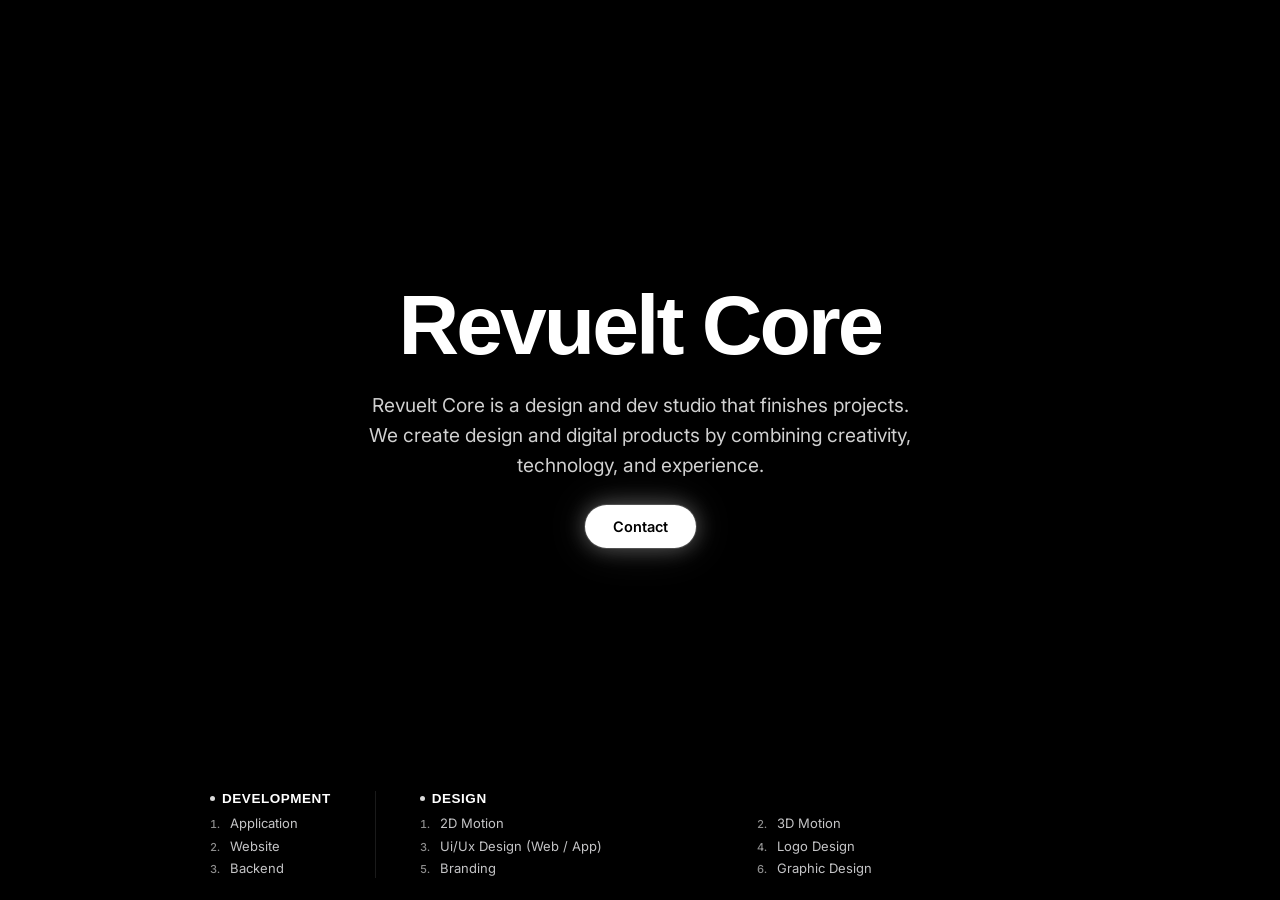
<file: index.html>
<!doctype html>
<html lang="en">
  <head>
    <meta charset="UTF-8" />
    <meta name="viewport" content="width=device-width, initial-scale=1.0" />
    <title>Revuelt Core</title>
    <meta
      name="description"
      content="Revuelt Core is a design and dev studio that finishes projects. We create design and digital products by combining creativity, technology, and experience."
    />
    <meta property="og:title" content="Revuelt Core" />
    <meta
      property="og:description"
      content="Revuelt Core is a design and dev studio that finishes projects. We create design and digital products by combining creativity, technology, and experience."
    />
    <meta property="og:type" content="website" />
    <meta name="twitter:card" content="summary_large_image" />

    <!-- Google Fonts: Inter -->
    <link rel="preconnect" href="https://fonts.googleapis.com" />
    <link rel="preconnect" href="https://fonts.gstatic.com" crossorigin />
    <link
      href="https://fonts.googleapis.com/css2?family=Inter:wght@400;500;600&display=swap"
      rel="stylesheet"
    />

    <!-- OnlineWebFonts: BubbledotICG-FinePos (Retro dot-matrix display font) -->
    <link
      href="https://db.onlinewebfonts.com/c/8cb707a9b8a73f8a7403336b861c3074?family=BubbledotICG-FinePos"
      rel="stylesheet"
    />

    <!-- Font Awesome 6.5.2 -->
    <link
      rel="stylesheet"
      href="https://cdnjs.cloudflare.com/ajax/libs/font-awesome/6.5.2/css/all.min.css"
      integrity="sha512-SnH5WK+bZxgPHs44uWIX+LLJAJ9/2PkPKZ5QiAj6Ta86w+fsb2TkcmfRyVX3pBnMFcV7oQPJkl9QevSCWr3W6A=="
      crossorigin="anonymous"
      referrerpolicy="no-referrer"
    />

    <!-- SF Pro Display Font -->
    <link
      href="https://fonts.cdnfonts.com/css/sf-pro-display"
      rel="stylesheet"
    />

    <!-- Stylesheet -->
    <link rel="stylesheet" href="/styles.css" />
  </head>
  <body>
    <!-- Full-viewport Cover Background Video -->
    <div class="bg">
      <video class="bg-video" autoplay muted loop playsinline>
        <source
          src="https://d8j0ntlcm91z4.cloudfront.net/user_38xzZboKViGWJOttwIXH07lWA1P/hf_20260809_012548_ef22562c-c0ae-4816-ad9d-f8922af4e6a7.mp4"
          type="video/mp4"
        />
      </video>
    </div>

    <!-- Main Viewport Page Container -->
    <div class="page">
      <!-- 1. Hero (Center) -->
      <main class="hero">
        <!-- Headline -->
        <h1 class="headline anim">
          <span class="headline-line">Revuelt Core</span>
        </h1>

        <!-- Subhead -->
        <p class="subhead anim" style="--d: 0.28s;">
          Revuelt Core is a design and dev studio that finishes projects.<br class="subhead-br" />
          We create design and digital products by combining creativity, technology, and experience.
        </p>

        <!-- CTA -->
        <div class="cta-wrapper anim" style="--d: 0.4s;">
          <a
            href="https://t.me/revueltcontact"
            target="_blank"
            rel="noopener noreferrer"
            class="cta-btn"
          >Contact</a>
        </div>
      </main>

      <!-- 3. Capabilities Footer (Development & Design) -->
      <footer class="services-footer anim" style="--d: 0.5s;">
        <!-- Development Column -->
        <div class="service-group">
          <div class="service-header">
            <span class="service-dot"></span>
            <span class="service-title">Development</span>
          </div>
          <ol class="service-list">
            <li><span class="service-index">1.</span><span class="service-name">Application</span></li>
            <li><span class="service-index">2.</span><span class="service-name">Website</span></li>
            <li><span class="service-index">3.</span><span class="service-name">Backend</span></li>
          </ol>
        </div>

        <!-- Divider line -->
        <div class="service-divider" aria-hidden="true"></div>

        <!-- Design Column -->
        <div class="service-group service-group-wide">
          <div class="service-header">
            <span class="service-dot"></span>
            <span class="service-title">Design</span>
          </div>
          <ol class="service-list service-list-cols">
            <li><span class="service-index">1.</span><span class="service-name">2D Motion</span></li>
            <li><span class="service-index">2.</span><span class="service-name">3D Motion</span></li>
            <li><span class="service-index">3.</span><span class="service-name">Ui/Ux Design (Web / App)</span></li>
            <li><span class="service-index">4.</span><span class="service-name">Logo Design</span></li>
            <li><span class="service-index">5.</span><span class="service-name">Branding</span></li>
            <li><span class="service-index">6.</span><span class="service-name">Graphic Design</span></li>
          </ol>
        </div>
      </footer>
    </div>

    <!-- Vanilla JavaScript -->
    <script type="module" src="/main.js"></script>
  </body>
</html>
</file>
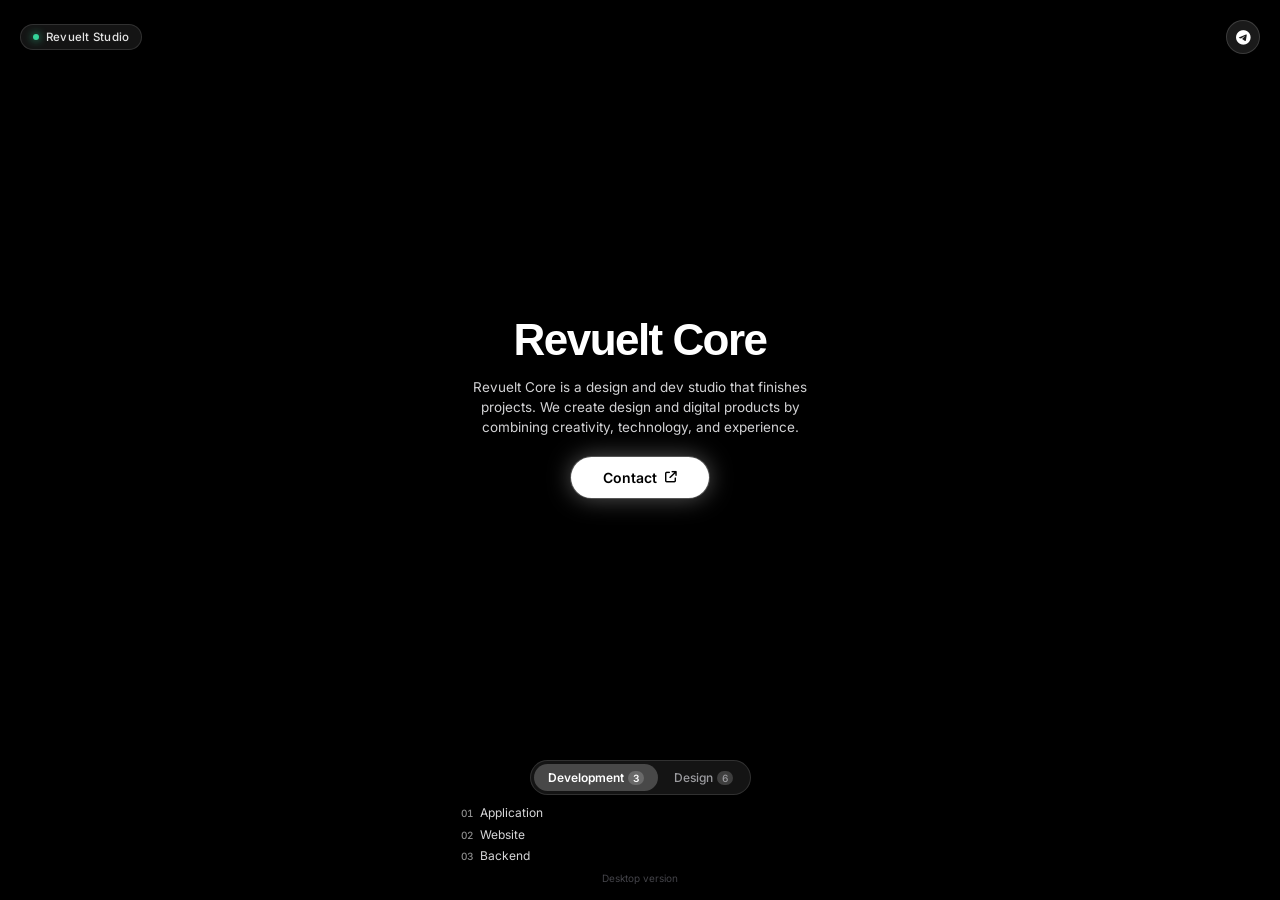
<file: mobile.html>
<!doctype html>
<html lang="en">
  <head>
    <meta charset="UTF-8" />
    <meta
      name="viewport"
      content="width=device-width, initial-scale=1.0, maximum-scale=1.0, user-scalable=no, viewport-fit=cover"
    />
    <title>Revuelt Core</title>
    <meta
      name="description"
      content="Revuelt Core is a design and dev studio that finishes projects. We create design and digital products by combining creativity, technology, and experience."
    />
    <meta property="og:title" content="Revuelt Core" />
    <meta
      property="og:description"
      content="Revuelt Core is a design and dev studio that finishes projects. We create design and digital products by combining creativity, technology, and experience."
    />
    <meta property="og:type" content="website" />
    <meta name="theme-color" content="#000000" />
    <meta name="apple-mobile-web-app-capable" content="yes" />
    <meta name="apple-mobile-web-app-status-bar-style" content="black-translucent" />

    <!-- Google Fonts: Inter -->
    <link rel="preconnect" href="https://fonts.googleapis.com" />
    <link rel="preconnect" href="https://fonts.gstatic.com" crossorigin />
    <link
      href="https://fonts.googleapis.com/css2?family=Inter:wght@400;500;600&display=swap"
      rel="stylesheet"
    />

    <!-- SF Pro Display Font -->
    <link
      href="https://fonts.cdnfonts.com/css/sf-pro-display"
      rel="stylesheet"
    />

    <!-- Font Awesome 6.5.2 -->
    <link
      rel="stylesheet"
      href="https://cdnjs.cloudflare.com/ajax/libs/font-awesome/6.5.2/css/all.min.css"
      integrity="sha512-SnH5WK+bZxgPHs44uWIX+LLJAJ9/2PkPKZ5QiAj6Ta86w+fsb2TkcmfRyVX3pBnMFcV7oQPJkl9QevSCWr3W6A=="
      crossorigin="anonymous"
      referrerpolicy="no-referrer"
    />

    <link rel="stylesheet" href="/mobile.css" />
  </head>
  <body>
    <!-- Full-viewport Background Video -->
    <div class="bg">
      <video class="bg-video" autoplay muted loop playsinline webkit-playsinline>
        <source
          src="https://d8j0ntlcm91z4.cloudfront.net/user_38xzZboKViGWJOttwIXH07lWA1P/hf_20260809_012548_ef22562c-c0ae-4816-ad9d-f8922af4e6a7.mp4"
          type="video/mp4"
        />
      </video>
    </div>

    <!-- Mobile Viewport Container -->
    <div class="mobile-page">
      <!-- Top Bar -->
      <header class="mobile-header">
        <div class="studio-status">
          <span class="status-dot"></span>
          <span class="status-text">Revuelt Studio</span>
        </div>
        <a
          href="https://t.me/revueltcontact"
          target="_blank"
          rel="noopener noreferrer"
          class="telegram-icon-btn"
          aria-label="Contact via Telegram"
        >
          <i class="fa-brands fa-telegram"></i>
        </a>
      </header>

      <!-- Center Hero -->
      <main class="mobile-hero">
        <h1 class="mobile-headline">
          <span>Revuelt Core</span>
        </h1>

        <p class="mobile-subhead">
          Revuelt Core is a design and dev studio that finishes projects. We create design and digital products by combining creativity, technology, and experience.
        </p>

        <a
          href="https://t.me/revueltcontact"
          target="_blank"
          rel="noopener noreferrer"
          class="mobile-cta-btn"
        >
          <span>Contact</span>
          <i class="fa-solid fa-arrow-up-right-from-square"></i>
        </a>
      </main>

      <!-- Bottom Services -->
      <footer class="mobile-services">
        <!-- Segmented Tab Switcher -->
        <div class="services-tabs" role="tablist" aria-label="Capabilities">
          <button
            class="tab-btn active"
            id="tab-dev"
            role="tab"
            aria-selected="true"
            aria-controls="panel-dev"
          >
            Development <span class="tab-badge">3</span>
          </button>
          <button
            class="tab-btn"
            id="tab-design"
            role="tab"
            aria-selected="false"
            aria-controls="panel-design"
          >
            Design <span class="tab-badge">6</span>
          </button>
        </div>

        <!-- Development Tab Panel -->
        <div class="tab-panel active" id="panel-dev" role="tabpanel" aria-labelledby="tab-dev">
          <ol class="mobile-service-list">
            <li>
              <span class="service-idx">01</span>
              <span class="service-name">Application</span>
            </li>
            <li>
              <span class="service-idx">02</span>
              <span class="service-name">Website</span>
            </li>
            <li>
              <span class="service-idx">03</span>
              <span class="service-name">Backend</span>
            </li>
          </ol>
        </div>

        <!-- Design Tab Panel -->
        <div class="tab-panel" id="panel-design" role="tabpanel" aria-labelledby="tab-design">
          <ol class="mobile-service-list mobile-service-grid">
            <li>
              <span class="service-idx">01</span>
              <span class="service-name">2D Motion</span>
            </li>
            <li>
              <span class="service-idx">02</span>
              <span class="service-name">3D Motion</span>
            </li>
            <li>
              <span class="service-idx">03</span>
              <span class="service-name">Ui/Ux Design</span>
            </li>
            <li>
              <span class="service-idx">04</span>
              <span class="service-name">Logo Design</span>
            </li>
            <li>
              <span class="service-idx">05</span>
              <span class="service-name">Branding</span>
            </li>
            <li>
              <span class="service-idx">06</span>
              <span class="service-name">Graphic Design</span>
            </li>
          </ol>
        </div>

        <a href="/?desktop=1" class="desktop-switch-link">Desktop version</a>
      </footer>
    </div>

    <script>
      // Tabs interaction
      const tabDev = document.getElementById('tab-dev');
      const tabDesign = document.getElementById('tab-design');
      const panelDev = document.getElementById('panel-dev');
      const panelDesign = document.getElementById('panel-design');

      if (tabDev && tabDesign && panelDev && panelDesign) {
        tabDev.addEventListener('click', () => {
          tabDev.classList.add('active');
          tabDev.setAttribute('aria-selected', 'true');
          tabDesign.classList.remove('active');
          tabDesign.setAttribute('aria-selected', 'false');

          panelDev.classList.add('active');
          panelDesign.classList.remove('active');
        });

        tabDesign.addEventListener('click', () => {
          tabDesign.classList.add('active');
          tabDesign.setAttribute('aria-selected', 'true');
          tabDev.classList.remove('active');
          tabDev.setAttribute('aria-selected', 'false');

          panelDesign.classList.add('active');
          panelDev.classList.remove('active');
        });
      }

      // Smooth video playback
      const video = document.querySelector('.bg-video');
      if (video) {
        video.muted = true;
        const playPromise = video.play();
        if (playPromise !== undefined) {
          playPromise.catch(() => {});
        }
      }
    </script>
  </body>
</html>
</file>
<file: styles.css>
@font-face {
  font-family: "Geist Pixel Circle";
  src: url("/fonts/GeistPixel-Circle.woff2") format("woff2"),
       url("./fonts/GeistPixel-Circle.woff2") format("woff2");
  font-weight: 400;
  font-style: normal;
  font-display: swap;
}

:root {
  --bg: #000000;
  --text: #ffffff;
  --muted: #8e8e8e;
  --nav-text: #2e2e2e;
  --pill-dark: #28282a;
  --sign-in-text: #c8c8c8;
  --nav-shadow: 0 4px 14px rgba(0, 0, 0, 0.16);
  --trust-bg: #28282a;
  --trust-border: rgba(255, 255, 255, 0.4);
  --trust-text: #c4c2c3;
  --font-sans: "Inter", "Segoe UI", system-ui, sans-serif;
  --font-display: "BubbledotICG-FinePos", "Geist Pixel Circle", monospace;
  --font-sf-pro: "SF Pro Display", -apple-system, BlinkMacSystemFont, "SF Pro", "SF Pro Text", "Helvetica Neue", sans-serif;
}

*, *::before, *::after {
  box-sizing: border-box;
  margin: 0;
  padding: 0;
}

html, body {
  width: 100%;
  height: 100vh;
  height: 100dvh;
  overflow: hidden;
  background-color: var(--bg);
  color: var(--text);
  font-family: var(--font-sans);
  -webkit-font-smoothing: antialiased;
  -moz-osx-font-smoothing: grayscale;
}

body.menu-open {
  overflow: hidden;
}

/* Background video */
.bg {
  position: absolute;
  inset: 0;
  overflow: hidden;
  background-color: #000000;
  z-index: 0;
  pointer-events: none;
}

.bg-video {
  position: absolute;
  inset: 0;
  width: 100%;
  height: 100%;
  object-fit: cover;
  pointer-events: none;
  z-index: 0;
}

/* Page container (single viewport) */
.page {
  position: relative;
  z-index: 1;
  display: flex;
  flex-direction: column;
  justify-content: space-between;
  align-items: center;
  width: 100%;
  height: 100vh;
  height: 100dvh;
  overflow: hidden;
  padding: clamp(24px, 4vh, 48px) clamp(16px, 3vw, 32px) clamp(16px, 2.5vh, 28px);
}

/* 1. Header */
.header {
  position: relative;
  z-index: 10;
  width: 100%;
  max-width: 720px;
  display: flex;
  align-items: center;
  justify-content: center;
  gap: clamp(18px, 2.8vw, 28px);
  flex-shrink: 0;
  animation: slideDown 0.7s cubic-bezier(0.22, 1, 0.36, 1) both;
}

@keyframes slideDown {
  from {
    opacity: 0;
    transform: translateY(-18px);
  }
  to {
    opacity: 1;
    transform: translateY(0);
  }
}

.logo-btn {
  display: grid;
  place-items: center;
  width: clamp(40px, 4.4vw, 46px);
  height: clamp(40px, 4.4vw, 46px);
  border-radius: 50%;
  background-color: #ffffff;
  box-shadow: var(--nav-shadow);
  flex-shrink: 0;
  text-decoration: none;
  cursor: pointer;
  transition: transform 0.25s ease;
}

.logo-btn:hover {
  transform: scale(1.04);
}

.logo-btn img {
  width: 72%;
  height: 72%;
  object-fit: contain;
  display: block;
}

.nav-pill {
  height: clamp(44px, 5.2vw, 48px);
  max-width: 430px;
  flex: 1;
  background-color: #ffffff;
  border-radius: 999px;
  box-shadow: var(--nav-shadow);
  display: flex;
  align-items: center;
  justify-content: space-around;
  padding: 4px 8px;
}

.nav-link {
  position: relative;
  font-family: var(--font-sans);
  font-weight: 500;
  font-size: clamp(13px, 1.4vw, 15px);
  letter-spacing: -0.01em;
  color: var(--nav-text);
  text-decoration: none;
  opacity: 0.5;
  padding: 8px 12px;
  display: inline-flex;
  align-items: center;
  justify-content: center;
  transition: opacity 0.2s ease;
}

.nav-link:hover {
  opacity: 0.75;
}

.nav-link.active {
  opacity: 1;
}

.nav-link.active::after {
  content: "";
  position: absolute;
  bottom: 5px;
  left: 50%;
  transform: translateX(-50%);
  width: 3px;
  height: 3px;
  background-color: #000000;
  border-radius: 50%;
  box-shadow: -5px 0 0 #000000, 5px 0 0 #000000;
}

.signin-btn {
  height: clamp(44px, 5.2vw, 48px);
  padding: 0 clamp(18px, 2.2vw, 24px);
  background-color: var(--pill-dark);
  color: var(--sign-in-text);
  font-family: var(--font-sans);
  font-weight: 500;
  font-size: clamp(13px, 1.4vw, 15px);
  letter-spacing: -0.01em;
  text-decoration: none;
  border-radius: 999px;
  box-shadow: var(--nav-shadow);
  display: inline-flex;
  align-items: center;
  justify-content: center;
  flex-shrink: 0;
  transition: background-color 0.2s ease, color 0.2s ease, transform 0.2s ease;
}

.signin-btn:hover {
  background-color: #323234;
  color: #ffffff;
  transform: translateY(-1px);
}

.burger-btn {
  display: none;
  width: 48px;
  height: 48px;
  border-radius: 50%;
  background-color: #28282a;
  border: none;
  cursor: pointer;
  align-items: center;
  justify-content: center;
  flex-direction: column;
  gap: 5px;
  padding: 0;
  box-shadow: var(--nav-shadow);
  transition: background-color 0.3s cubic-bezier(0.22, 1, 0.36, 1);
  -webkit-tap-highlight-color: transparent;
}

.burger-bar {
  display: block;
  width: 18px;
  height: 1.5px;
  background-color: #ffffff;
  border-radius: 1px;
  transition: transform 0.3s cubic-bezier(0.22, 1, 0.36, 1),
              background-color 0.3s cubic-bezier(0.22, 1, 0.36, 1),
              opacity 0.2s ease;
  transform-origin: center;
}

.burger-btn[aria-expanded="true"] {
  background-color: #ffffff;
}

.burger-btn[aria-expanded="true"] .burger-bar:nth-child(1) {
  transform: translateY(6.5px) rotate(45deg);
  background-color: #000000;
}

.burger-btn[aria-expanded="true"] .burger-bar:nth-child(2) {
  opacity: 0;
  transform: scaleX(0);
}

.burger-btn[aria-expanded="true"] .burger-bar:nth-child(3) {
  transform: translateY(-6.5px) rotate(-45deg);
  background-color: #000000;
}

/* 2. Hero */
.hero {
  flex: 1;
  display: flex;
  flex-direction: column;
  align-items: center;
  justify-content: center;
  text-align: center;
  max-width: 900px;
  width: 100%;
  margin: 0 auto;
}

.trust-row {
  --trust-size: clamp(36px, 4.5vw, 42px);
  display: inline-flex;
  align-items: center;
  margin-bottom: clamp(16px, 2.5vh, 26px);
}

.avatar {
  width: var(--trust-size);
  height: var(--trust-size);
  background-color: var(--trust-bg);
  border: 1px solid var(--trust-border);
  border-radius: 50%;
  padding: 5px;
  display: flex;
  align-items: center;
  justify-content: center;
  position: relative;
  flex-shrink: 0;
  transition: transform 0.35s ease;
}

.avatar-1 {
  z-index: 1;
}

.avatar-2 {
  z-index: 2;
  margin-left: calc(var(--trust-size) * -0.42);
}

.avatar-3 {
  z-index: 4;
  margin-left: calc(var(--trust-size) * -0.42);
}

.avatar-1:hover {
  transform: translateY(-2px);
}

.avatar-2:hover {
  transform: translateY(-4px);
}

.avatar-3:hover {
  transform: translateY(-2px);
}

.avatar-inner {
  width: 100%;
  height: 100%;
  border-radius: 50%;
  background-color: #ffffff;
  display: flex;
  align-items: center;
  justify-content: center;
}

.avatar-inner i {
  color: #111111;
  font-size: calc(var(--trust-size) * 0.34);
}

.trust-pill {
  height: var(--trust-size);
  background-color: var(--trust-bg);
  border: 1px solid var(--trust-border);
  border-radius: 999px;
  margin-left: calc(var(--trust-size) * -0.42);
  padding-left: calc(var(--trust-size) * 0.58);
  padding-right: clamp(14px, 2vw, 18px);
  display: inline-flex;
  align-items: center;
  z-index: 3;
}

.trust-pill span {
  font-family: var(--font-sans);
  font-weight: 500;
  font-size: clamp(12px, 1.4vw, 13.5px);
  color: var(--trust-text);
  white-space: nowrap;
}

/* Headline */
.headline {
  margin: 0 0 clamp(14px, 2.2vh, 22px);
  padding: 0;
  text-align: center;
  overflow: hidden;
}

.headline.anim {
  animation: none;
  opacity: 1;
  transform: none;
  filter: none;
}

.headline-line {
  display: block;
  white-space: nowrap;
  overflow: hidden;
  color: #ffffff;
  font-family: var(--font-sf-pro);
  font-weight: 700;
  font-size: clamp(34px, 8vw, 84px);
  letter-spacing: -0.035em;
  line-height: 1.1;
  opacity: 0;
  transform: translateY(14px);
  animation: headlineFade 0.85s cubic-bezier(0.22, 1, 0.36, 1) forwards;
  animation-delay: 0.15s;
}

@keyframes headlineFade {
  from {
    opacity: 0;
    transform: translateY(14px);
  }
  to {
    opacity: 1;
    transform: translateY(0);
  }
}

/* Subhead */
.subhead {
  max-width: min(580px, 92%);
  margin: 0 auto clamp(20px, 2.8vh, 32px);
  font-family: var(--font-sans);
  font-weight: 400;
  font-size: clamp(calc(13.5px + 2pt), calc(1.55vw + 2pt), calc(16.5px + 2pt));
  color: #d0d0d0;
  opacity: 0.8;
  line-height: 1.55;
  text-align: center;
}

/* CTA */
.cta-wrapper {
  display: inline-block;
}

.cta-btn {
  display: inline-flex;
  align-items: center;
  justify-content: center;
  text-decoration: none;
  background-color: #ffffff;
  color: #000000;
  font-family: var(--font-sans);
  font-weight: 600;
  font-size: clamp(13.5px, 1.5vw, 14.5px);
  padding: clamp(11px, 1.6vh, 13px) clamp(22px, 3vw, 28px);
  border-radius: 999px;
  box-shadow: 0 0 0 1px rgba(255, 255, 255, 0.15),
              0 0 22px rgba(255, 255, 255, 0.32),
              0 0 44px rgba(255, 255, 255, 0.12);
  transition: transform 0.25s ease, box-shadow 0.25s ease;
}

.cta-btn:hover {
  transform: translateY(-2px) scale(1.02);
  box-shadow: 0 0 0 1px rgba(255, 255, 255, 0.25),
              0 0 28px rgba(255, 255, 255, 0.45),
              0 0 54px rgba(255, 255, 255, 0.2);
}

.cta-wrapper.anim {
  animation: revealPulse 0.85s cubic-bezier(0.22, 1, 0.36, 1) forwards;
  animation-delay: var(--d, 0.4s);
}

@keyframes revealPulse {
  0% {
    opacity: 0;
    transform: translateY(22px) scale(0.96);
    filter: blur(6px);
  }
  70% {
    opacity: 1;
    transform: translateY(-1px) scale(1.01);
    filter: blur(0);
  }
  100% {
    opacity: 1;
    transform: translateY(0) scale(1);
    filter: blur(0);
  }
}

/* 3. Services / Capabilities Footer */
.services-footer {
  width: 100%;
  max-width: 860px;
  margin: 0 auto;
  display: flex;
  align-items: flex-start;
  justify-content: space-between;
  gap: clamp(20px, 3.5vw, 44px);
  padding: 0;
  background: transparent;
  border: none;
  border-radius: 0;
  box-shadow: none;
  backdrop-filter: none;
  -webkit-backdrop-filter: none;
  flex-shrink: 0;
  text-shadow: 0 1px 4px rgba(0, 0, 0, 0.6);
}

.service-group {
  display: flex;
  flex-direction: column;
  gap: 8px;
}

.service-group-wide {
  flex: 1;
}

.service-divider {
  width: 1px;
  align-self: stretch;
  background: rgba(255, 255, 255, 0.1);
}

.service-header {
  display: flex;
  align-items: center;
  gap: 7px;
}

.service-dot {
  width: 5px;
  height: 5px;
  border-radius: 50%;
  background-color: #ffffff;
  opacity: 0.85;
}

.service-title {
  font-family: var(--font-sf-pro);
  font-weight: 600;
  font-size: clamp(12.5px, 1.3vw, 13.5px);
  color: #ffffff;
  letter-spacing: 0.04em;
  text-transform: uppercase;
}

.service-list {
  list-style: none;
  margin: 0;
  padding: 0;
  display: flex;
  flex-direction: column;
  gap: 4px;
}

.service-list-cols {
  display: grid;
  grid-template-columns: repeat(2, 1fr);
  gap: 4px clamp(12px, 2vw, 24px);
}

.service-list li {
  display: flex;
  align-items: baseline;
  gap: 6px;
  font-family: var(--font-sans);
  font-size: clamp(11.5px, 1.2vw, 13px);
  line-height: 1.4;
  color: #c4c4c6;
  white-space: nowrap;
  transition: color 0.2s ease, transform 0.2s ease;
}

.service-list li:hover {
  color: #ffffff;
  transform: translateX(2px);
}

.service-index {
  font-size: 11px;
  font-variant-numeric: tabular-nums;
  color: var(--muted);
  font-weight: 500;
  min-width: 14px;
}

.service-name {
  color: inherit;
  font-weight: 400;
}

/* Shared entrance animation */
.anim {
  opacity: 0;
  transform: translateY(22px) scale(0.98);
  filter: blur(6px);
  animation: reveal 0.85s cubic-bezier(0.22, 1, 0.36, 1) forwards;
  animation-delay: var(--d, 0s);
}

@keyframes reveal {
  from {
    opacity: 0;
    transform: translateY(22px) scale(0.98);
    filter: blur(6px);
  }
  to {
    opacity: 1;
    transform: translateY(0) scale(1);
    filter: blur(0);
  }
}

/* Mobile Menu Sheet and Overlay */
.mobile-overlay {
  position: fixed;
  inset: 0;
  background-color: rgba(0, 0, 0, 0.62);
  backdrop-filter: blur(6px);
  -webkit-backdrop-filter: blur(6px);
  z-index: 40;
  animation: overlayIn 0.28s ease forwards;
}

.mobile-overlay[hidden] {
  display: none;
}

@keyframes overlayIn {
  from {
    opacity: 0;
  }
  to {
    opacity: 1;
  }
}

.mobile-sheet {
  position: fixed;
  top: clamp(74px, 10vh, 88px);
  left: 50%;
  transform: translateX(-50%);
  width: min(calc(100% - 32px), 400px);
  background-color: #ffffff;
  border-radius: 28px;
  padding: 22px 18px 20px;
  box-shadow: 0 20px 60px rgba(0, 0, 0, 0.45);
  z-index: 50;
  animation: menuIn 0.38s cubic-bezier(0.22, 1, 0.36, 1) forwards;
}

.mobile-sheet[hidden] {
  display: none;
}

@keyframes menuIn {
  from {
    opacity: 0;
    transform: translate(-50%, -16px) scale(0.96);
  }
  to {
    opacity: 1;
    transform: translate(-50%, 0) scale(1);
  }
}

.mobile-nav {
  display: flex;
  flex-direction: column;
  gap: 6px;
  width: 100%;
}

.mobile-link {
  position: relative;
  font-family: var(--font-sans);
  font-weight: 500;
  font-size: 16px;
  letter-spacing: -0.01em;
  color: var(--nav-text);
  text-decoration: none;
  opacity: 0.65;
  padding: 12px 16px;
  border-radius: 12px;
  display: flex;
  align-items: center;
  justify-content: center;
  transition: opacity 0.2s ease, background-color 0.2s ease;
  animation: linkIn 0.35s cubic-bezier(0.22, 1, 0.36, 1) both;
  animation-delay: calc(0.04s * var(--i, 0));
}

.mobile-link:hover {
  opacity: 0.9;
  background-color: rgba(0, 0, 0, 0.04);
}

.mobile-link.active {
  opacity: 1;
  font-weight: 600;
}

.mobile-link.active::after {
  content: "";
  position: absolute;
  bottom: 8px;
  left: 50%;
  transform: translateX(-50%);
  width: 3px;
  height: 3px;
  background-color: #000000;
  border-radius: 50%;
  box-shadow: -5px 0 0 #000000, 5px 0 0 #000000;
}

.mobile-signin {
  margin-top: 8px;
  width: 100%;
  padding: 13px 20px;
  background-color: var(--pill-dark);
  color: #ffffff;
  font-family: var(--font-sans);
  font-weight: 500;
  font-size: 15px;
  letter-spacing: -0.01em;
  text-align: center;
  text-decoration: none;
  border-radius: 999px;
  box-shadow: var(--nav-shadow);
  display: flex;
  align-items: center;
  justify-content: center;
  transition: background-color 0.2s ease;
  animation: linkIn 0.35s cubic-bezier(0.22, 1, 0.36, 1) both;
  animation-delay: calc(0.04s * var(--i, 4));
}

.mobile-signin:hover {
  background-color: #323234;
}

@keyframes linkIn {
  from {
    opacity: 0;
    transform: translateY(10px);
  }
  to {
    opacity: 1;
    transform: translateY(0);
  }
}

/* Media Queries */
@media (max-width: 720px) {
  .header {
    justify-content: flex-end;
  }

  .nav-pill,
  .signin-btn {
    display: none;
  }

  .burger-btn {
    display: flex;
  }

  .headline-line {
    letter-spacing: -0.03em;
    line-height: 1.08;
  }

  .services-footer {
    flex-direction: column;
    gap: 14px;
    padding: 0;
    max-width: 480px;
  }

  .service-divider {
    display: none;
  }

  .service-list-cols {
    grid-template-columns: repeat(2, 1fr);
    gap: 3px 12px;
  }

  .service-list li {
    font-size: 11.5px;
  }
}

@media (max-width: 420px) {
  .headline-line {
    letter-spacing: -0.025em;
    font-size: clamp(28px, 9vw, 42px);
    line-height: 1.06;
  }

  .services-footer {
    padding: 0;
    gap: 12px;
  }

  .service-list-cols {
    grid-template-columns: repeat(2, 1fr);
    gap: 2px 8px;
  }

  .service-list li {
    font-size: 10.5px;
  }

  .service-title {
    font-size: 11.5px;
  }
}

@media (max-height: 700px) {
  .page {
    padding-top: 12px;
    padding-bottom: 12px;
  }

  .headline {
    margin-bottom: 8px;
  }

  .subhead {
    margin-bottom: 14px;
  }

  .subhead-br {
    display: none;
  }

  .services-footer {
    padding: 0;
    gap: 10px;
  }

  .service-list {
    gap: 2px;
  }

  .service-list-cols {
    gap: 2px 12px;
  }
}

@media (prefers-reduced-motion: reduce) {
  *, *::before, *::after {
    animation-duration: 0.001ms !important;
    animation-delay: 0ms !important;
    animation-iteration-count: 1 !important;
    transition-duration: 0.001ms !important;
  }

  .anim,
  .cta-wrapper.anim,
  .headline-line,
  .header,
  .mobile-overlay,
  .mobile-sheet,
  .mobile-link,
  .mobile-signin {
    animation: none !important;
    opacity: 1 !important;
    transform: none !important;
    filter: none !important;
  }

  .headline-line {
    color: #ffffff !important;
  }
}
</file>
<file: mobile.css>
:root {
  --bg: #000000;
  --text: #ffffff;
  --muted: #8e8e8e;
  --font-sans: "Inter", -apple-system, BlinkMacSystemFont, "Segoe UI", system-ui, sans-serif;
  --font-sf-pro: "SF Pro Display", -apple-system, BlinkMacSystemFont, "SF Pro", "SF Pro Text", "Helvetica Neue", sans-serif;
}

*, *::before, *::after {
  box-sizing: border-box;
  margin: 0;
  padding: 0;
  -webkit-tap-highlight-color: transparent;
}

html, body {
  width: 100%;
  height: 100vh;
  height: 100dvh;
  overflow: hidden;
  background-color: var(--bg);
  color: var(--text);
  font-family: var(--font-sans);
  -webkit-font-smoothing: antialiased;
  -moz-osx-font-smoothing: grayscale;
}

/* Background video */
.bg {
  position: absolute;
  inset: 0;
  overflow: hidden;
  background-color: #000000;
  z-index: 0;
  pointer-events: none;
}

.bg-video {
  position: absolute;
  inset: 0;
  width: 100%;
  height: 100%;
  object-fit: cover;
  pointer-events: none;
  z-index: 0;
}

/* Mobile viewport container */
.mobile-page {
  position: relative;
  z-index: 1;
  display: flex;
  flex-direction: column;
  justify-content: space-between;
  align-items: center;
  width: 100%;
  height: 100vh;
  height: 100dvh;
  overflow: hidden;
  padding: max(16px, env(safe-area-inset-top)) 20px max(16px, env(safe-area-inset-bottom));
  text-align: center;
}

/* Header */
.mobile-header {
  width: 100%;
  display: flex;
  align-items: center;
  justify-content: space-between;
  flex-shrink: 0;
  padding-top: 4px;
}

.studio-status {
  display: inline-flex;
  align-items: center;
  gap: 7px;
  background: rgba(255, 255, 255, 0.08);
  backdrop-filter: blur(10px);
  -webkit-backdrop-filter: blur(10px);
  border: 1px solid rgba(255, 255, 255, 0.12);
  padding: 5px 12px;
  border-radius: 999px;
}

.status-dot {
  width: 6px;
  height: 6px;
  border-radius: 50%;
  background-color: #34d399;
  box-shadow: 0 0 8px #34d399;
}

.status-text {
  font-family: var(--font-sans);
  font-size: 11.5px;
  font-weight: 500;
  letter-spacing: 0.02em;
  color: #e5e5e5;
}

.telegram-icon-btn {
  display: inline-flex;
  align-items: center;
  justify-content: center;
  width: 34px;
  height: 34px;
  border-radius: 50%;
  background: rgba(255, 255, 255, 0.1);
  border: 1px solid rgba(255, 255, 255, 0.15);
  backdrop-filter: blur(10px);
  -webkit-backdrop-filter: blur(10px);
  color: #ffffff;
  font-size: 15px;
  text-decoration: none;
  transition: transform 0.2s ease, background 0.2s ease;
}

.telegram-icon-btn:active {
  transform: scale(0.92);
  background: rgba(255, 255, 255, 0.2);
}

/* Hero Center */
.mobile-hero {
  flex: 1;
  display: flex;
  flex-direction: column;
  align-items: center;
  justify-content: center;
  width: 100%;
  max-width: 360px;
  margin: 0 auto;
}

.mobile-headline {
  margin: 0 0 12px;
  padding: 0;
}

.mobile-headline span {
  display: block;
  font-family: var(--font-sf-pro);
  font-weight: 700;
  font-size: clamp(32px, 9.5vw, 44px);
  letter-spacing: -0.035em;
  color: #ffffff;
  line-height: 1.1;
  text-shadow: 0 2px 10px rgba(0, 0, 0, 0.6);
  animation: mobileFadeIn 0.8s cubic-bezier(0.22, 1, 0.36, 1) both;
}

.mobile-subhead {
  font-family: var(--font-sans);
  font-weight: 400;
  font-size: 13.5px;
  line-height: 1.5;
  color: #d2d2d4;
  opacity: 0.9;
  margin: 0 auto 20px;
  text-shadow: 0 1px 4px rgba(0, 0, 0, 0.7);
  animation: mobileFadeIn 0.85s cubic-bezier(0.22, 1, 0.36, 1) 0.12s both;
}

.mobile-cta-btn {
  display: inline-flex;
  align-items: center;
  justify-content: center;
  gap: 8px;
  background-color: #ffffff;
  color: #000000;
  font-family: var(--font-sans);
  font-weight: 600;
  font-size: 14px;
  padding: 12px 32px;
  border-radius: 999px;
  text-decoration: none;
  box-shadow: 0 0 0 1px rgba(255, 255, 255, 0.2),
              0 0 24px rgba(255, 255, 255, 0.35);
  transition: transform 0.15s ease, box-shadow 0.15s ease;
  animation: mobileFadeIn 0.85s cubic-bezier(0.22, 1, 0.36, 1) 0.22s both;
}

.mobile-cta-btn:active {
  transform: scale(0.96);
  box-shadow: 0 0 14px rgba(255, 255, 255, 0.2);
}

.mobile-cta-btn i {
  font-size: 11.5px;
}

/* Bottom Services */
.mobile-services {
  width: 100%;
  max-width: 360px;
  margin: 0 auto;
  display: flex;
  flex-direction: column;
  align-items: center;
  flex-shrink: 0;
  animation: mobileFadeIn 0.85s cubic-bezier(0.22, 1, 0.36, 1) 0.3s both;
}

/* Tabs */
.services-tabs {
  display: inline-flex;
  background: rgba(255, 255, 255, 0.08);
  backdrop-filter: blur(12px);
  -webkit-backdrop-filter: blur(12px);
  border: 1px solid rgba(255, 255, 255, 0.12);
  border-radius: 999px;
  padding: 3px;
  margin-bottom: 10px;
  gap: 2px;
}

.tab-btn {
  background: transparent;
  border: none;
  color: #9c9ca0;
  font-family: var(--font-sans);
  font-size: 12px;
  font-weight: 500;
  padding: 6px 14px;
  border-radius: 999px;
  cursor: pointer;
  display: inline-flex;
  align-items: center;
  gap: 4px;
  transition: all 0.2s ease;
}

.tab-btn.active {
  background: rgba(255, 255, 255, 0.22);
  color: #ffffff;
  font-weight: 600;
}

.tab-badge {
  font-size: 10px;
  background: rgba(255, 255, 255, 0.18);
  padding: 1px 5px;
  border-radius: 8px;
  font-variant-numeric: tabular-nums;
}

/* Tab Panels */
.tab-panel {
  display: none;
  width: 100%;
}

.tab-panel.active {
  display: block;
  animation: panelFade 0.25s ease;
}

.mobile-service-list {
  list-style: none;
  margin: 0;
  padding: 0;
  width: 100%;
  display: flex;
  flex-direction: column;
  gap: 5px;
}

.mobile-service-grid {
  display: grid;
  grid-template-columns: repeat(2, 1fr);
  gap: 5px 12px;
}

.mobile-service-list li {
  display: flex;
  align-items: baseline;
  gap: 6px;
  font-family: var(--font-sans);
  font-size: 12px;
  line-height: 1.35;
  color: #d6d6d8;
  text-shadow: 0 1px 4px rgba(0, 0, 0, 0.7);
}

.service-idx {
  font-size: 10px;
  color: var(--muted);
  font-weight: 500;
  font-variant-numeric: tabular-nums;
  min-width: 14px;
}

.service-name {
  color: inherit;
  font-weight: 400;
}

@keyframes mobileFadeIn {
  from {
    opacity: 0;
    transform: translateY(14px);
  }
  to {
    opacity: 1;
    transform: translateY(0);
  }
}

@keyframes panelFade {
  from {
    opacity: 0;
    transform: translateY(4px);
  }
  to {
    opacity: 1;
    transform: translateY(0);
  }
}

.desktop-switch-link {
  font-size: 10px;
  color: #71717a;
  text-decoration: none;
  margin-top: 8px;
  opacity: 0.6;
  transition: opacity 0.2s ease;
  display: inline-block;
}

.desktop-switch-link:hover {
  opacity: 1;
  color: #a1a1aa;
}
</file>
